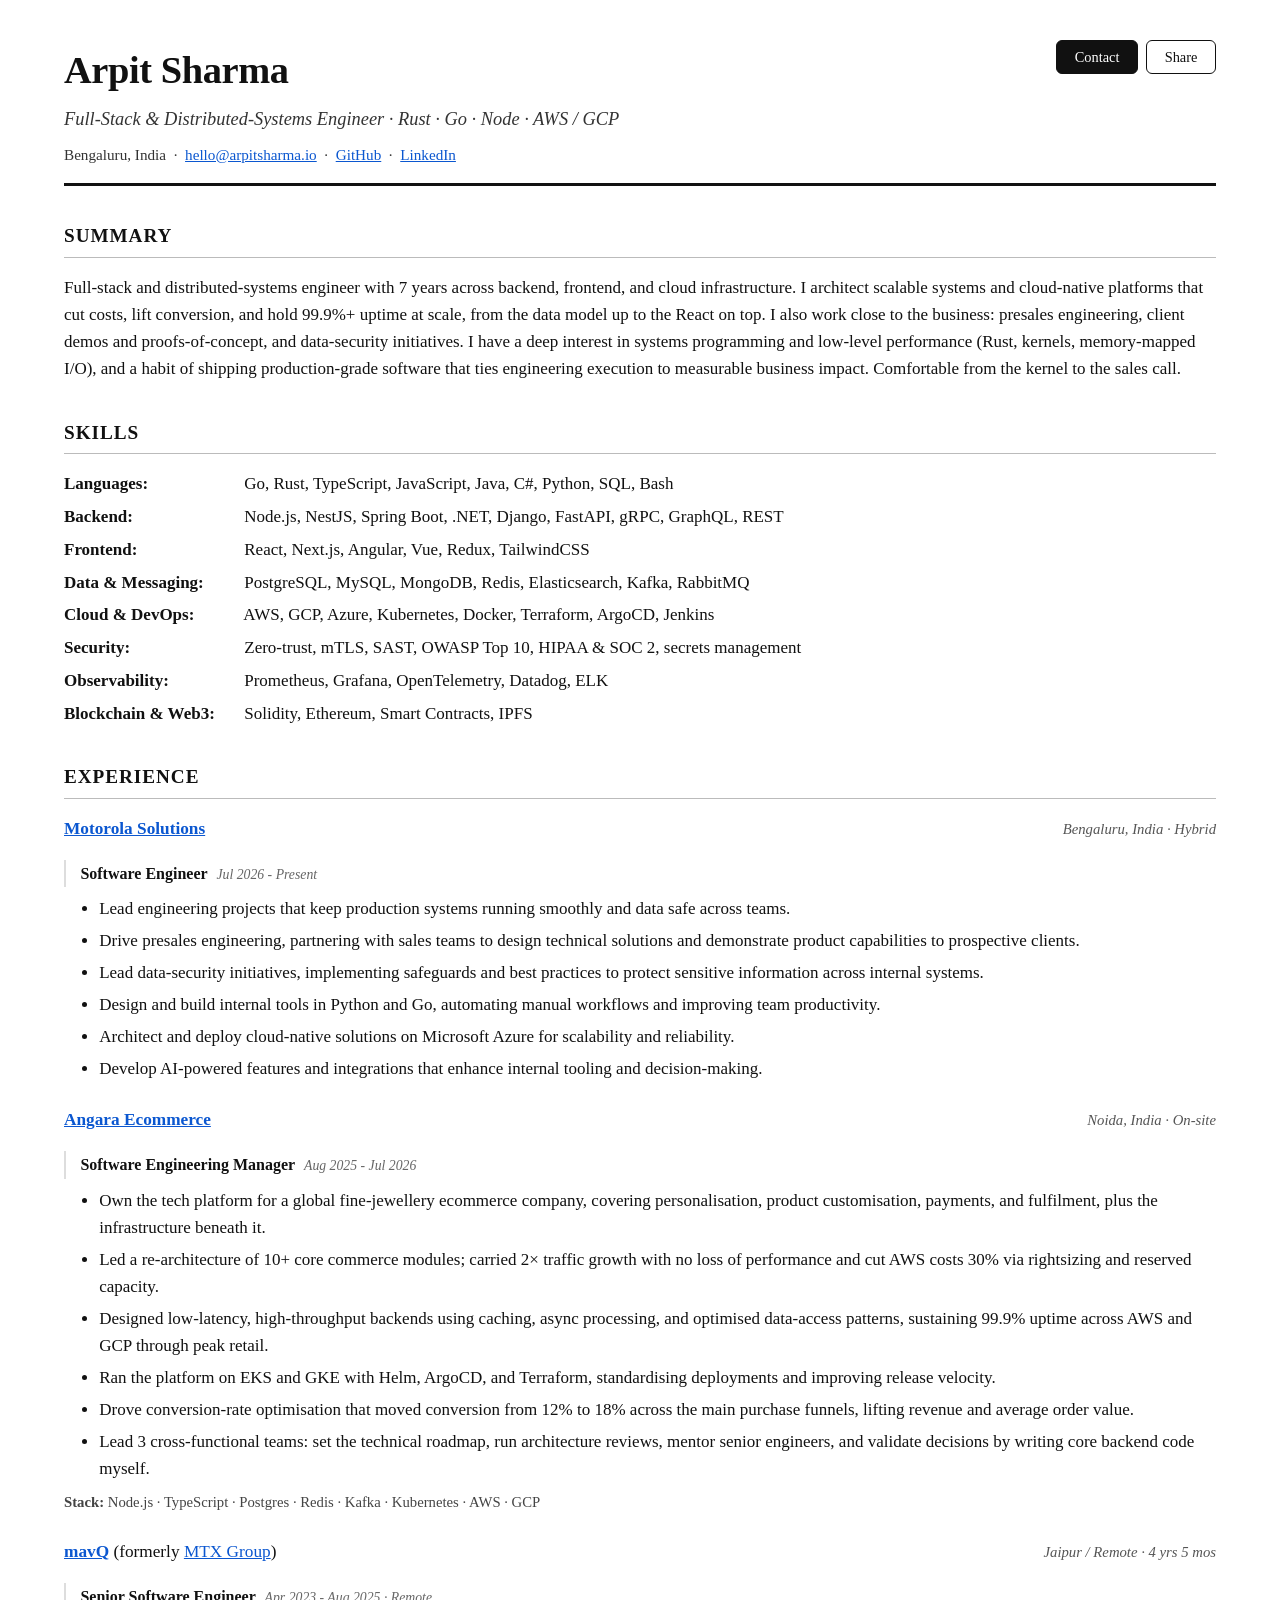
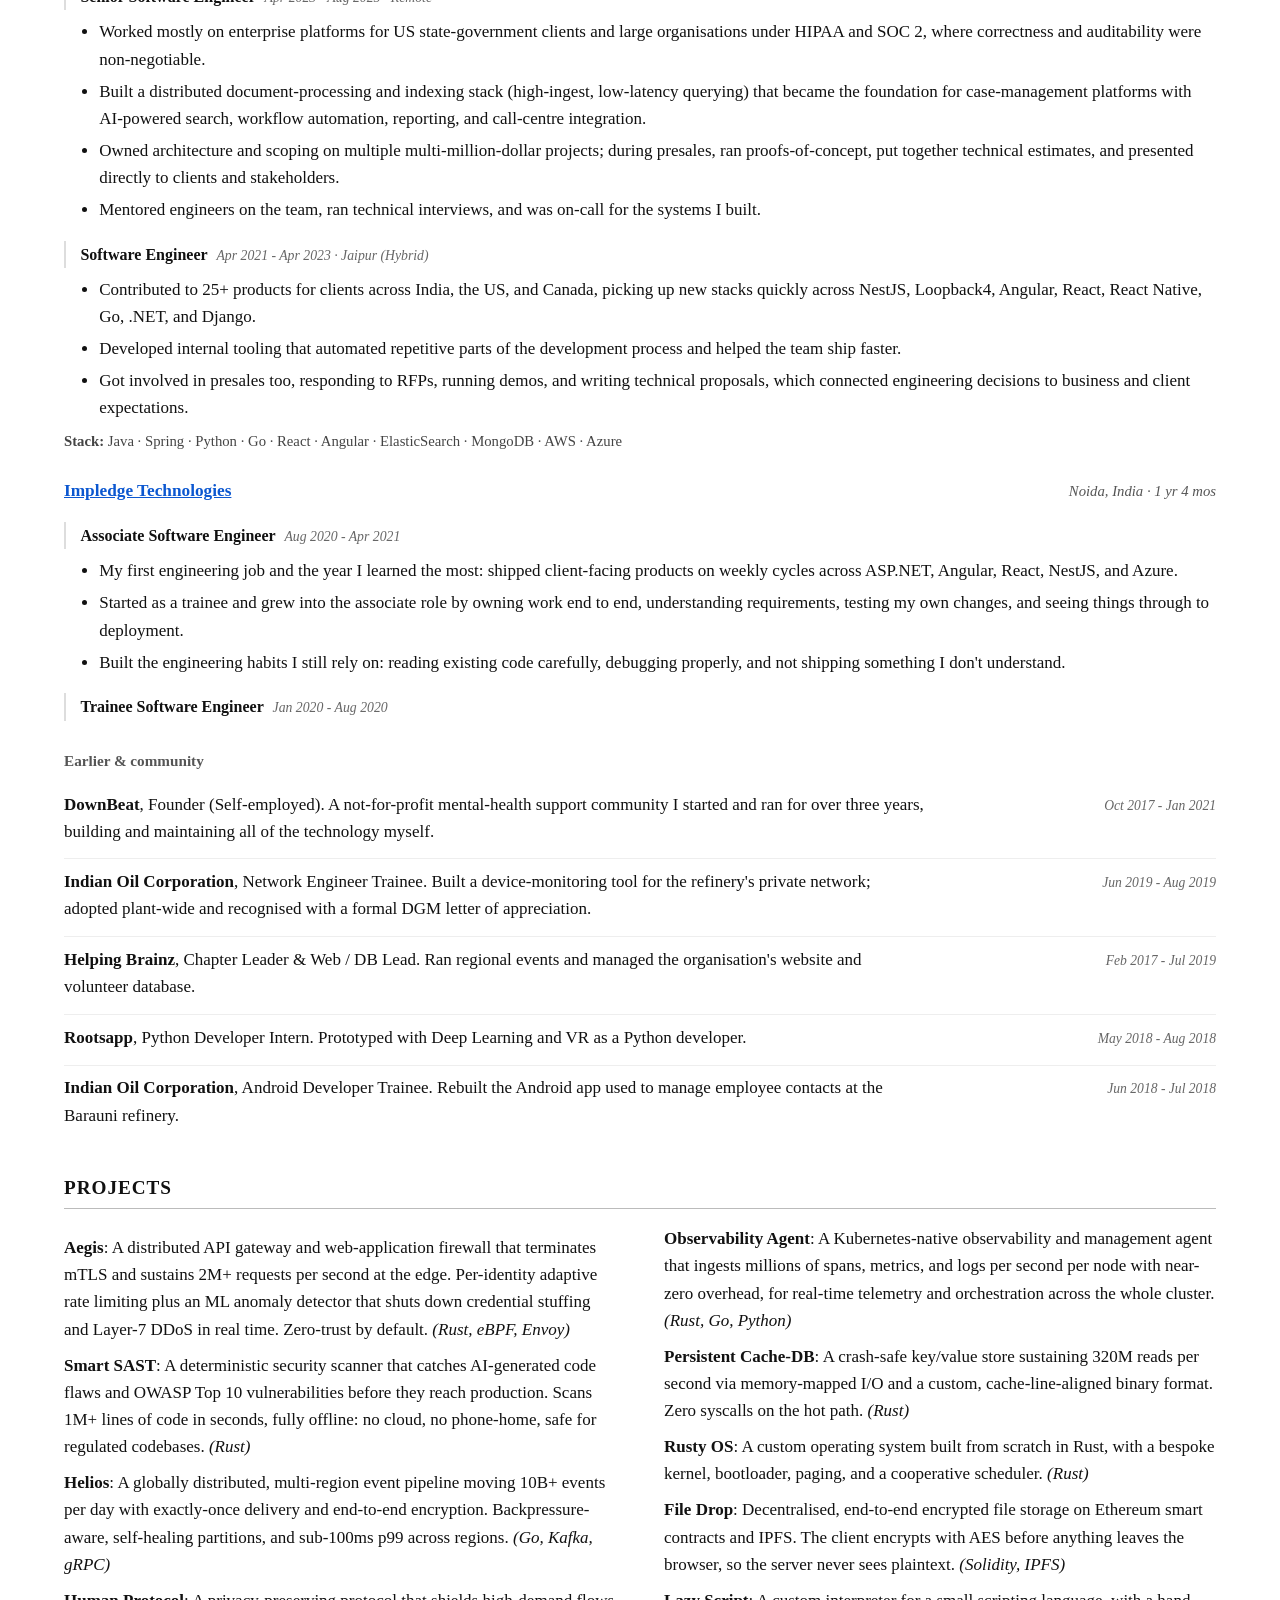
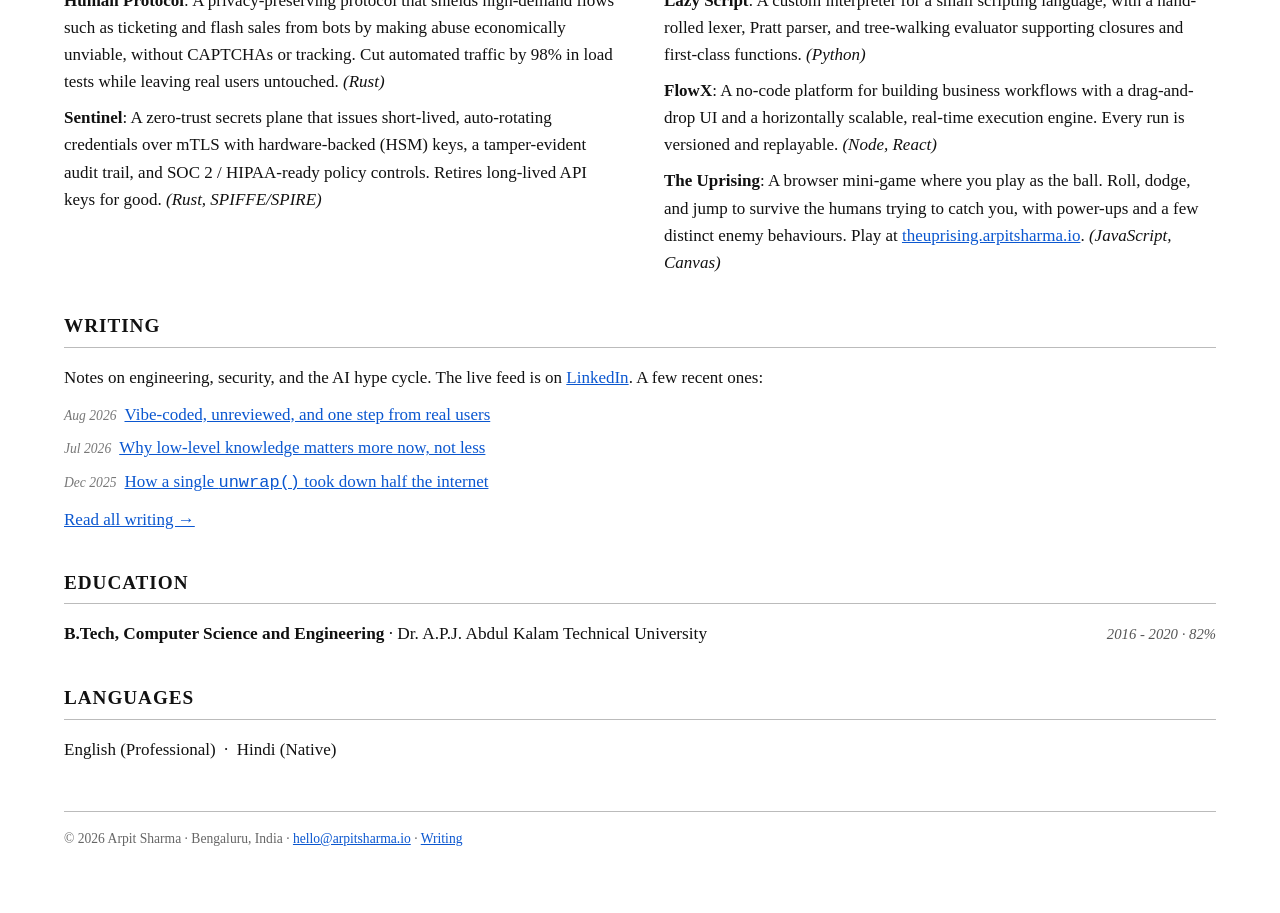
<file: index.html>
<!doctype html>
<html lang="en">
  <head>
    <meta charset="UTF-8" />
    <meta name="viewport" content="width=device-width, initial-scale=1.0" />
    <title>Arpit Sharma · Full-Stack &amp; Distributed-Systems Engineer</title>
    <meta
      name="description"
      content="Arpit Sharma. Full-stack and distributed-systems engineer at Motorola Solutions. 6+ years building scalable systems and cloud-native platforms, with presales, business, and data-security experience. Rust, Go, Node, AWS/GCP."
    />
    <link rel="icon" type="image/svg+xml" href="/favicon.svg" />
    <meta name="robots" content="index,follow" />
    <link rel="canonical" href="https://arpitsharma.io/" />
    <meta name="theme-color" content="#ffffff" />
    <meta property="og:type" content="website" />
    <meta property="og:url" content="https://arpitsharma.io/" />
    <meta property="og:title" content="Arpit Sharma · Full-Stack &amp; Distributed-Systems Engineer" />
    <meta property="og:description" content="Full-stack and distributed-systems engineer at Motorola Solutions. Scalable platforms, cloud-native infra, presales and data security." />
    <meta property="og:image" content="https://arpitsharma.io/og-image.svg" />
    <meta name="twitter:card" content="summary_large_image" />
    <meta name="twitter:title" content="Arpit Sharma · Full-Stack &amp; Distributed-Systems Engineer" />
    <meta name="twitter:description" content="Full-stack and distributed-systems engineer at Motorola Solutions. Scalable platforms, cloud-native infra, presales and data security." />

    <style>
      * { box-sizing: border-box; }
      html { -webkit-text-size-adjust: 100%; }
      body {
        margin: 0;
        background: #ffffff;
        color: #111111;
        font: 17px/1.6 Georgia, "Times New Roman", Cambria, serif;
        padding: 2.5rem clamp(1.25rem, 5vw, 5rem) 4rem;
      }

      a { color: #0b57d0; }
      a:hover { text-decoration: none; }

      header {
        display: flex; justify-content: space-between; align-items: flex-start; gap: 1.5rem;
        border-bottom: 3px solid #111; padding-bottom: 1rem; margin-bottom: 1.5rem;
      }
      header .id { min-width: 0; }
      h1 { font-size: 2.4rem; margin: 0 0 0.25rem; letter-spacing: -0.01em; }
      .tagline { font-size: 1.15rem; margin: 0 0 0.5rem; font-style: italic; color: #333; }
      .contact { font-size: 0.95rem; margin: 0; color: #333; }
      .contact a { color: #0b57d0; }

      .actions { display: flex; gap: 0.5rem; flex-wrap: wrap; flex: none; justify-content: flex-end; }
      .actions .btn {
        font: inherit; font-size: 0.9rem; cursor: pointer; text-decoration: none; white-space: nowrap;
        background: #111; color: #fff; border: 1.5px solid #111;
        border-radius: 6px; padding: 0.45rem 1.1rem; line-height: 1.25;
      }
      .actions .btn.secondary { background: #fff; color: #111; }
      .actions .btn:hover { opacity: 0.85; text-decoration: none; }

      @media (max-width: 48rem) {
        header { flex-direction: column; gap: 0.9rem; }
        .actions { width: 100%; justify-content: flex-start; }
      }

      h2 {
        font-size: 1.2rem; text-transform: uppercase; letter-spacing: 0.05em;
        border-bottom: 1px solid #bbb; padding-bottom: 0.3rem;
        margin: 2.2rem 0 1rem;
      }

      p { margin: 0.6rem 0; }

      .job { margin: 0 0 1.5rem; }
      .job-head {
        display: flex; justify-content: space-between; align-items: baseline;
        flex-wrap: wrap; gap: 0.2rem 1.5rem; margin: 0;
      }
      .job-head .title { font-size: 1.08rem; }
      .job-head .title b { font-weight: 700; }
      .job-head .dates { color: #555; font-size: 0.92rem; white-space: nowrap; font-style: italic; }
      ul { margin: 0.5rem 0 0; padding-left: 1.3rem; }
      li { margin: 0.3rem 0; }
      .stack-line { margin: 0.5rem 0 0; font-size: 0.92rem; color: #444; }
      .role { margin: 1.1rem 0 0.15rem; padding-left: 0.9rem; border-left: 2px solid #ddd; }
      .role .rtitle { font-weight: 700; font-size: 1rem; }
      .role .rdates { color: #666; font-size: 0.86rem; font-style: italic; margin-left: 0.55rem; }
      .role + ul { padding-left: 2.2rem; }
      .subhead { font-size: 0.95rem; font-weight: 700; color: #555; margin: 1.8rem 0 0.5rem; }
      .earlier { list-style: none; padding: 0; margin: 0; }
      .earlier li { display: flex; justify-content: space-between; align-items: baseline; flex-wrap: wrap; gap: 0.1rem 1.2rem; padding: 0.55rem 0; border-top: 1px solid #eee; }
      .earlier li:first-child { border-top: none; }
      .earlier .e-main { max-width: 54rem; }
      .earlier .e-dates { color: #666; font-size: 0.85rem; font-style: italic; white-space: nowrap; }

      .proj-list { list-style: none; padding: 0; margin: 0.5rem 0 0; column-gap: 3rem; }
      .proj-list li { margin: 0.55rem 0; break-inside: avoid; }
      .proj-list b { font-weight: 700; }

      .skills p { margin: 0.35rem 0; }
      .skills b { display: inline-block; min-width: 11rem; }

      .writing-list { list-style: none; padding: 0; margin: 0.5rem 0 0; }
      .writing-list li { margin: 0.4rem 0; }
      .writing-list .when { color: #777; font-size: 0.85rem; font-style: italic; margin-right: 0.5rem; }

      footer { margin-top: 3rem; border-top: 1px solid #bbb; padding-top: 1rem; font-size: 0.85rem; color: #666; }

      @media (min-width: 60rem) { .proj-list { column-count: 2; } }
      @media (max-width: 34rem) { .skills b { display: block; min-width: 0; } }

      @media print {
        .actions { display: none !important; }
        body { padding: 0.5rem 1rem; font-size: 11.5pt; color: #000; }
        a { color: #000; text-decoration: none; }
        h1 { font-size: 22pt; }
        section, .job { break-inside: avoid; }
      }
    </style>
  </head>
  <body>
    <header>
      <div class="id">
        <h1>Arpit Sharma</h1>
        <p class="tagline">Full-Stack &amp; Distributed-Systems Engineer · Rust · Go · Node · AWS / GCP</p>
        <p class="contact">
          Bengaluru, India &nbsp;·&nbsp;
          <a href="mailto:hello@arpitsharma.io">hello@arpitsharma.io</a> &nbsp;·&nbsp;
          <a href="https://github.com/OrignalLazyCoder" rel="noopener noreferrer">GitHub</a> &nbsp;·&nbsp;
          <a href="https://linkedin.com/in/lazycoderr" rel="noopener noreferrer">LinkedIn</a>
        </p>
      </div>
      <div class="actions">
        <a class="btn" href="mailto:hello@arpitsharma.io">Contact</a>
        <button id="shareBtn" type="button" class="btn secondary">Share</button>
      </div>
    </header>

    <!-- ===== SUMMARY ===== -->
    <section id="summary">
      <h2>Summary</h2>
      <p class="summary">
        Full-stack and distributed-systems engineer with 7 years across backend, frontend, and
        cloud infrastructure. I architect scalable systems and cloud-native platforms that cut
        costs, lift conversion, and hold 99.9%+ uptime at scale, from the data model up to the
        React on top. I also work close to the business: presales engineering, client demos and
        proofs-of-concept, and data-security initiatives. I have a deep interest in systems
        programming and low-level performance (Rust, kernels, memory-mapped I/O), and a habit of
        shipping production-grade software that ties engineering execution to measurable business
        impact. Comfortable from the kernel to the sales call.
      </p>
    </section>

    <!-- ===== SKILLS ===== -->
    <section id="skills" class="skills">
      <h2>Skills</h2>
      <p><b>Languages:</b> Go, Rust, TypeScript, JavaScript, Java, C#, Python, SQL, Bash</p>
      <p><b>Backend:</b> Node.js, NestJS, Spring Boot, .NET, Django, FastAPI, gRPC, GraphQL, REST</p>
      <p><b>Frontend:</b> React, Next.js, Angular, Vue, Redux, TailwindCSS</p>
      <p><b>Data &amp; Messaging:</b> PostgreSQL, MySQL, MongoDB, Redis, Elasticsearch, Kafka, RabbitMQ</p>
      <p><b>Cloud &amp; DevOps:</b> AWS, GCP, Azure, Kubernetes, Docker, Terraform, ArgoCD, Jenkins</p>
      <p><b>Security:</b> Zero-trust, mTLS, SAST, OWASP Top 10, HIPAA &amp; SOC 2, secrets management</p>
      <p><b>Observability:</b> Prometheus, Grafana, OpenTelemetry, Datadog, ELK</p>
      <p><b>Blockchain &amp; Web3:</b> Solidity, Ethereum, Smart Contracts, IPFS</p>
    </section>

    <!-- ===== EXPERIENCE ===== -->
    <section id="experience">
      <h2>Experience</h2>

      <div class="job">
        <p class="job-head">
          <span class="title"><b><a href="https://www.motorolasolutions.com/" rel="noopener noreferrer">Motorola Solutions</a></b></span>
          <span class="dates">Bengaluru, India · Hybrid</span>
        </p>
        <p class="role"><span class="rtitle">Software Engineer</span><span class="rdates">Jul 2026 - Present</span></p>
        <ul>
          <li>Lead engineering projects that keep production systems running smoothly and data safe across teams.</li>
          <li>Drive presales engineering, partnering with sales teams to design technical solutions and demonstrate product capabilities to prospective clients.</li>
          <li>Lead data-security initiatives, implementing safeguards and best practices to protect sensitive information across internal systems.</li>
          <li>Design and build internal tools in Python and Go, automating manual workflows and improving team productivity.</li>
          <li>Architect and deploy cloud-native solutions on Microsoft Azure for scalability and reliability.</li>
          <li>Develop AI-powered features and integrations that enhance internal tooling and decision-making.</li>
        </ul>
      </div>

      <div class="job">
        <p class="job-head">
          <span class="title"><b><a href="https://www.angara.com/in-en" rel="noopener noreferrer">Angara Ecommerce</a></b></span>
          <span class="dates">Noida, India · On-site</span>
        </p>
        <p class="role"><span class="rtitle">Software Engineering Manager</span><span class="rdates">Aug 2025 - Jul 2026</span></p>
        <ul>
          <li>Own the tech platform for a global fine-jewellery ecommerce company, covering personalisation, product customisation, payments, and fulfilment, plus the infrastructure beneath it.</li>
          <li>Led a re-architecture of 10+ core commerce modules; carried 2&times; traffic growth with no loss of performance and cut AWS costs 30% via rightsizing and reserved capacity.</li>
          <li>Designed low-latency, high-throughput backends using caching, async processing, and optimised data-access patterns, sustaining 99.9% uptime across AWS and GCP through peak retail.</li>
          <li>Ran the platform on EKS and GKE with Helm, ArgoCD, and Terraform, standardising deployments and improving release velocity.</li>
          <li>Drove conversion-rate optimisation that moved conversion from 12% to 18% across the main purchase funnels, lifting revenue and average order value.</li>
          <li>Lead 3 cross-functional teams: set the technical roadmap, run architecture reviews, mentor senior engineers, and validate decisions by writing core backend code myself.</li>
        </ul>
        <p class="stack-line"><b>Stack:</b> Node.js · TypeScript · Postgres · Redis · Kafka · Kubernetes · AWS · GCP</p>
      </div>

      <div class="job">
        <p class="job-head">
          <span class="title"><b><a href="https://mavq.com/" rel="noopener noreferrer">mavQ</a></b> (formerly <a href="https://www.mtxb2b.com/s/" rel="noopener noreferrer">MTX Group</a>)</span>
          <span class="dates">Jaipur / Remote · 4 yrs 5 mos</span>
        </p>
        <p class="role"><span class="rtitle">Senior Software Engineer</span><span class="rdates">Apr 2023 - Aug 2025 · Remote</span></p>
        <ul>
          <li>Worked mostly on enterprise platforms for US state-government clients and large organisations under HIPAA and SOC 2, where correctness and auditability were non-negotiable.</li>
          <li>Built a distributed document-processing and indexing stack (high-ingest, low-latency querying) that became the foundation for case-management platforms with AI-powered search, workflow automation, reporting, and call-centre integration.</li>
          <li>Owned architecture and scoping on multiple multi-million-dollar projects; during presales, ran proofs-of-concept, put together technical estimates, and presented directly to clients and stakeholders.</li>
          <li>Mentored engineers on the team, ran technical interviews, and was on-call for the systems I built.</li>
        </ul>
        <p class="role"><span class="rtitle">Software Engineer</span><span class="rdates">Apr 2021 - Apr 2023 · Jaipur (Hybrid)</span></p>
        <ul>
          <li>Contributed to 25+ products for clients across India, the US, and Canada, picking up new stacks quickly across NestJS, Loopback4, Angular, React, React Native, Go, .NET, and Django.</li>
          <li>Developed internal tooling that automated repetitive parts of the development process and helped the team ship faster.</li>
          <li>Got involved in presales too, responding to RFPs, running demos, and writing technical proposals, which connected engineering decisions to business and client expectations.</li>
        </ul>
        <p class="stack-line"><b>Stack:</b> Java · Spring · Python · Go · React · Angular · ElasticSearch · MongoDB · AWS · Azure</p>
      </div>

      <div class="job">
        <p class="job-head">
          <span class="title"><b><a href="https://www.impledge.com/" rel="noopener noreferrer">Impledge Technologies</a></b></span>
          <span class="dates">Noida, India · 1 yr 4 mos</span>
        </p>
        <p class="role"><span class="rtitle">Associate Software Engineer</span><span class="rdates">Aug 2020 - Apr 2021</span></p>
        <ul>
          <li>My first engineering job and the year I learned the most: shipped client-facing products on weekly cycles across ASP.NET, Angular, React, NestJS, and Azure.</li>
          <li>Started as a trainee and grew into the associate role by owning work end to end, understanding requirements, testing my own changes, and seeing things through to deployment.</li>
          <li>Built the engineering habits I still rely on: reading existing code carefully, debugging properly, and not shipping something I don't understand.</li>
        </ul>
        <p class="role"><span class="rtitle">Trainee Software Engineer</span><span class="rdates">Jan 2020 - Aug 2020</span></p>
      </div>

      <p class="subhead">Earlier &amp; community</p>
      <ul class="earlier">
        <li><span class="e-main"><b>DownBeat</b>, Founder (Self-employed). A not-for-profit mental-health support community I started and ran for over three years, building and maintaining all of the technology myself.</span><span class="e-dates">Oct 2017 - Jan 2021</span></li>
        <li><span class="e-main"><b>Indian Oil Corporation</b>, Network Engineer Trainee. Built a device-monitoring tool for the refinery's private network; adopted plant-wide and recognised with a formal DGM letter of appreciation.</span><span class="e-dates">Jun 2019 - Aug 2019</span></li>
        <li><span class="e-main"><b>Helping Brainz</b>, Chapter Leader &amp; Web / DB Lead. Ran regional events and managed the organisation's website and volunteer database.</span><span class="e-dates">Feb 2017 - Jul 2019</span></li>
        <li><span class="e-main"><b>Rootsapp</b>, Python Developer Intern. Prototyped with Deep Learning and VR as a Python developer.</span><span class="e-dates">May 2018 - Aug 2018</span></li>
        <li><span class="e-main"><b>Indian Oil Corporation</b>, Android Developer Trainee. Rebuilt the Android app used to manage employee contacts at the Barauni refinery.</span><span class="e-dates">Jun 2018 - Jul 2018</span></li>
      </ul>
    </section>

    <!-- ===== PROJECTS ===== -->
    <section id="projects">
      <h2>Projects</h2>
      <ul class="proj-list">
        <li><b>Aegis</b>: A distributed API gateway and web-application firewall that terminates mTLS and sustains 2M+ requests per second at the edge. Per-identity adaptive rate limiting plus an ML anomaly detector that shuts down credential stuffing and Layer-7 DDoS in real time. Zero-trust by default. <i>(Rust, eBPF, Envoy)</i></li>

        <li><b>Smart SAST</b>: A deterministic security scanner that catches AI-generated code flaws and OWASP Top 10 vulnerabilities before they reach production. Scans 1M+ lines of code in seconds, fully offline: no cloud, no phone-home, safe for regulated codebases. <i>(Rust)</i></li>

        <li><b>Helios</b>: A globally distributed, multi-region event pipeline moving 10B+ events per day with exactly-once delivery and end-to-end encryption. Backpressure-aware, self-healing partitions, and sub-100ms p99 across regions. <i>(Go, Kafka, gRPC)</i></li>

        <li><b>Human Protocol</b>: A privacy-preserving protocol that shields high-demand flows such as ticketing and flash sales from bots by making abuse economically unviable, without CAPTCHAs or tracking. Cut automated traffic by 98% in load tests while leaving real users untouched. <i>(Rust)</i></li>

        <li><b>Sentinel</b>: A zero-trust secrets plane that issues short-lived, auto-rotating credentials over mTLS with hardware-backed (HSM) keys, a tamper-evident audit trail, and SOC 2 / HIPAA-ready policy controls. Retires long-lived API keys for good. <i>(Rust, SPIFFE/SPIRE)</i></li>

        <li><b>Observability Agent</b>: A Kubernetes-native observability and management agent that ingests millions of spans, metrics, and logs per second per node with near-zero overhead, for real-time telemetry and orchestration across the whole cluster. <i>(Rust, Go, Python)</i></li>

        <li><b>Persistent Cache-DB</b>: A crash-safe key/value store sustaining 320M reads per second via memory-mapped I/O and a custom, cache-line-aligned binary format. Zero syscalls on the hot path. <i>(Rust)</i></li>

        <li><b>Rusty OS</b>: A custom operating system built from scratch in Rust, with a bespoke kernel, bootloader, paging, and a cooperative scheduler. <i>(Rust)</i></li>

        <li><b>File Drop</b>: Decentralised, end-to-end encrypted file storage on Ethereum smart contracts and IPFS. The client encrypts with AES before anything leaves the browser, so the server never sees plaintext. <i>(Solidity, IPFS)</i></li>

        <li><b>Lazy Script</b>: A custom interpreter for a small scripting language, with a hand-rolled lexer, Pratt parser, and tree-walking evaluator supporting closures and first-class functions. <i>(Python)</i></li>

        <li><b>FlowX</b>: A no-code platform for building business workflows with a drag-and-drop UI and a horizontally scalable, real-time execution engine. Every run is versioned and replayable. <i>(Node, React)</i></li>

        <li><b>The Uprising</b>: A browser mini-game where you play as the ball. Roll, dodge, and jump to survive the humans trying to catch you, with power-ups and a few distinct enemy behaviours. Play at <a href="https://theuprising.arpitsharma.io" rel="noopener noreferrer">theuprising.arpitsharma.io</a>. <i>(JavaScript, Canvas)</i></li>
      </ul>
    </section>

    <!-- ===== WRITING ===== -->
    <section id="writing">
      <h2>Writing</h2>
      <p>Notes on engineering, security, and the AI hype cycle. The live feed is on <a href="https://www.linkedin.com/in/lazycoderr/recent-activity/all/" rel="noopener noreferrer">LinkedIn</a>. A few recent ones:</p>
      <ul class="writing-list">
        <li><span class="when">Aug 2026</span><a href="writing.html">Vibe-coded, unreviewed, and one step from real users</a></li>
        <li><span class="when">Jul 2026</span><a href="writing.html">Why low-level knowledge matters more now, not less</a></li>
        <li><span class="when">Dec 2025</span><a href="writing.html">How a single <code>unwrap()</code> took down half the internet</a></li>
      </ul>
      <p><a href="writing.html">Read all writing &rarr;</a></p>
    </section>

    <!-- ===== EDUCATION ===== -->
    <section id="education">
      <h2>Education</h2>
      <p class="job-head">
        <span class="title"><b>B.Tech, Computer Science and Engineering</b> · Dr. A.P.J. Abdul Kalam Technical University</span>
        <span class="dates">2016 - 2020 · 82%</span>
      </p>
    </section>

    <!-- ===== LANGUAGES ===== -->
    <section id="languages">
      <h2>Languages</h2>
      <p>English (Professional) &nbsp;·&nbsp; Hindi (Native)</p>
    </section>

    <footer>© 2026 Arpit Sharma · Bengaluru, India · <a href="mailto:hello@arpitsharma.io">hello@arpitsharma.io</a> · <a href="writing.html">Writing</a></footer>

    <script>
      (function () {
        var shareBtn = document.getElementById("shareBtn");
        shareBtn.addEventListener("click", async function () {
          var url = location.href;
          var data = { title: "Arpit Sharma", text: "Arpit Sharma, Full-Stack & Distributed-Systems Engineer", url: url };
          if (navigator.share) {
            try { await navigator.share(data); } catch (e) {}
          } else if (navigator.clipboard) {
            try {
              await navigator.clipboard.writeText(url);
              var t = shareBtn.textContent;
              shareBtn.textContent = "Link copied";
              setTimeout(function () { shareBtn.textContent = t; }, 1500);
            } catch (e) {}
          }
        });
      })();
    </script>

    <script type="application/ld+json">
      {
        "@context": "https://schema.org",
        "@type": "Person",
        "name": "Arpit Sharma",
        "url": "https://arpitsharma.io/",
        "jobTitle": "Software Engineer",
        "worksFor": { "@type": "Organization", "name": "Motorola Solutions", "url": "https://www.motorolasolutions.com/" },
        "alumniOf": { "@type": "CollegeOrUniversity", "name": "Dr. A.P.J. Abdul Kalam Technical University" },
        "address": { "@type": "PostalAddress", "addressLocality": "Bengaluru", "addressCountry": "India" },
        "sameAs": ["https://linkedin.com/in/lazycoderr", "https://github.com/OrignalLazyCoder"],
        "email": "mailto:hello@arpitsharma.io"
      }
    </script>
  </body>
</html>
</file>
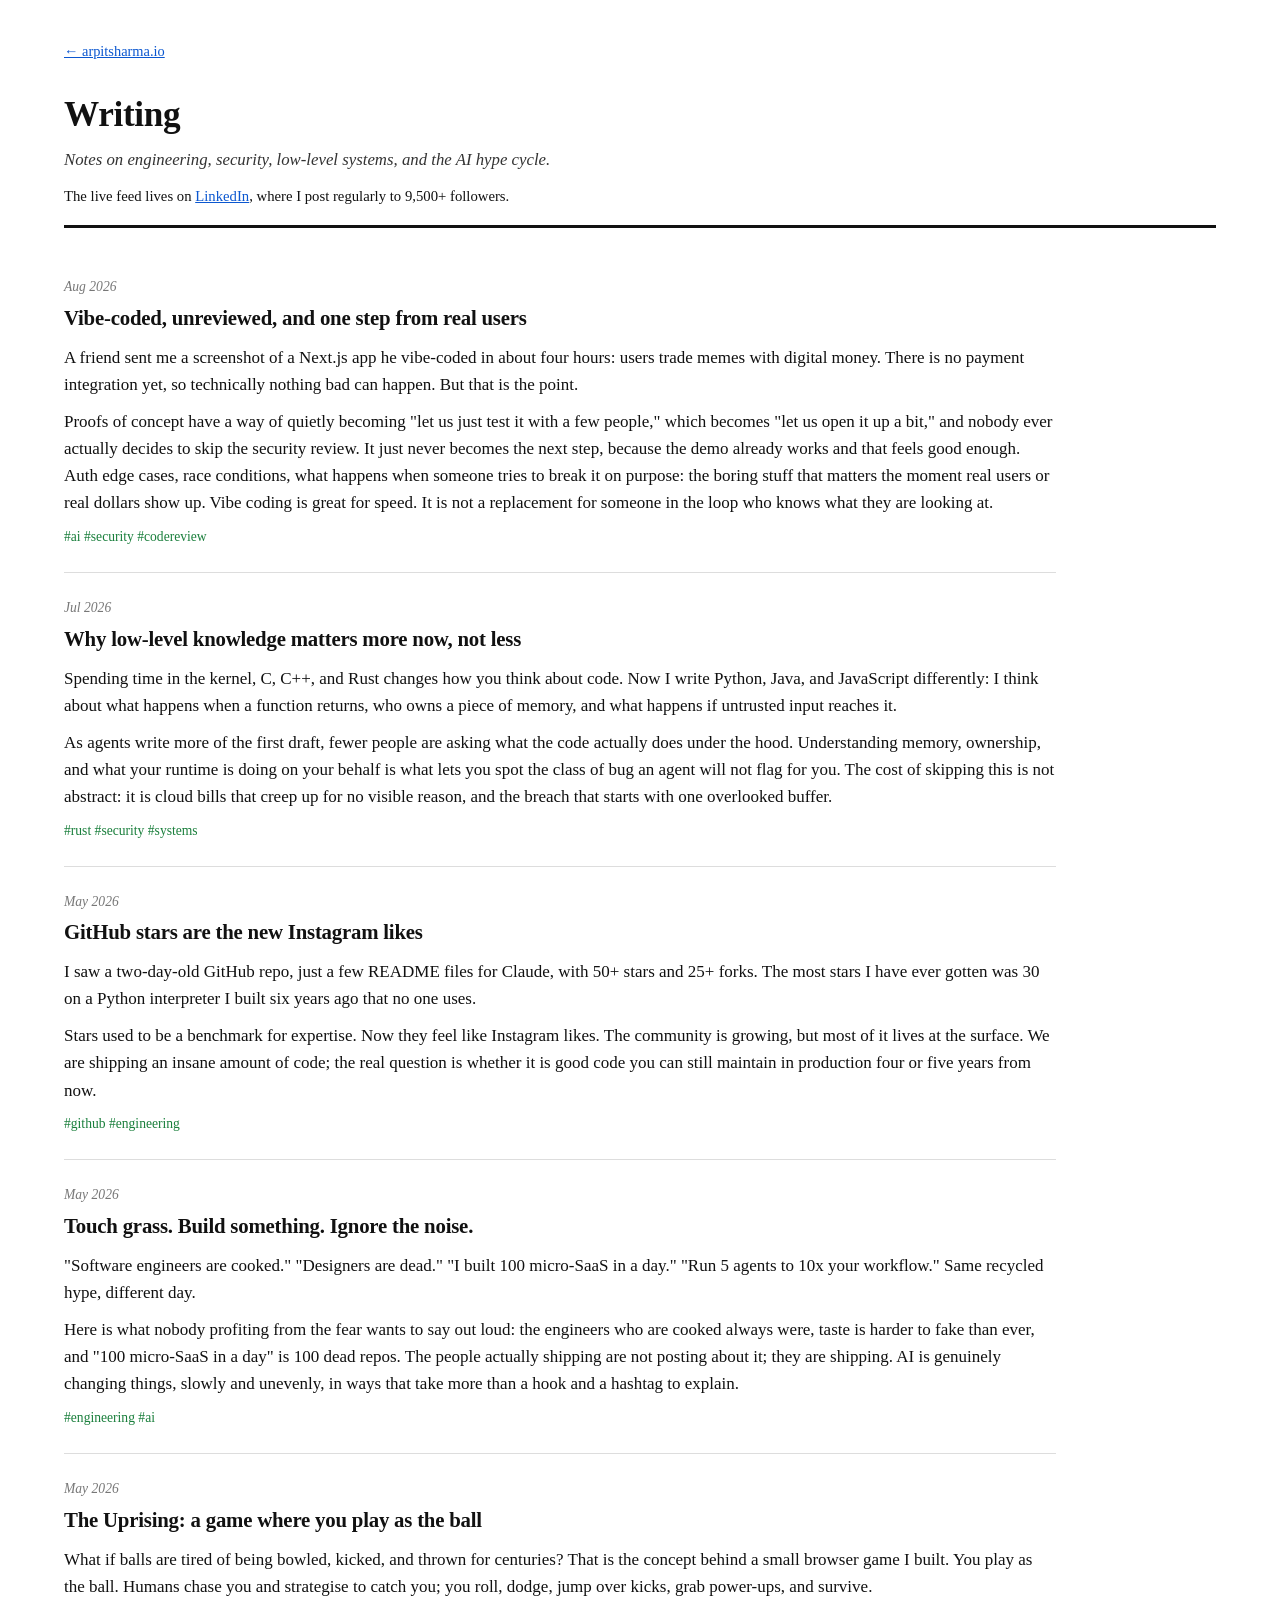
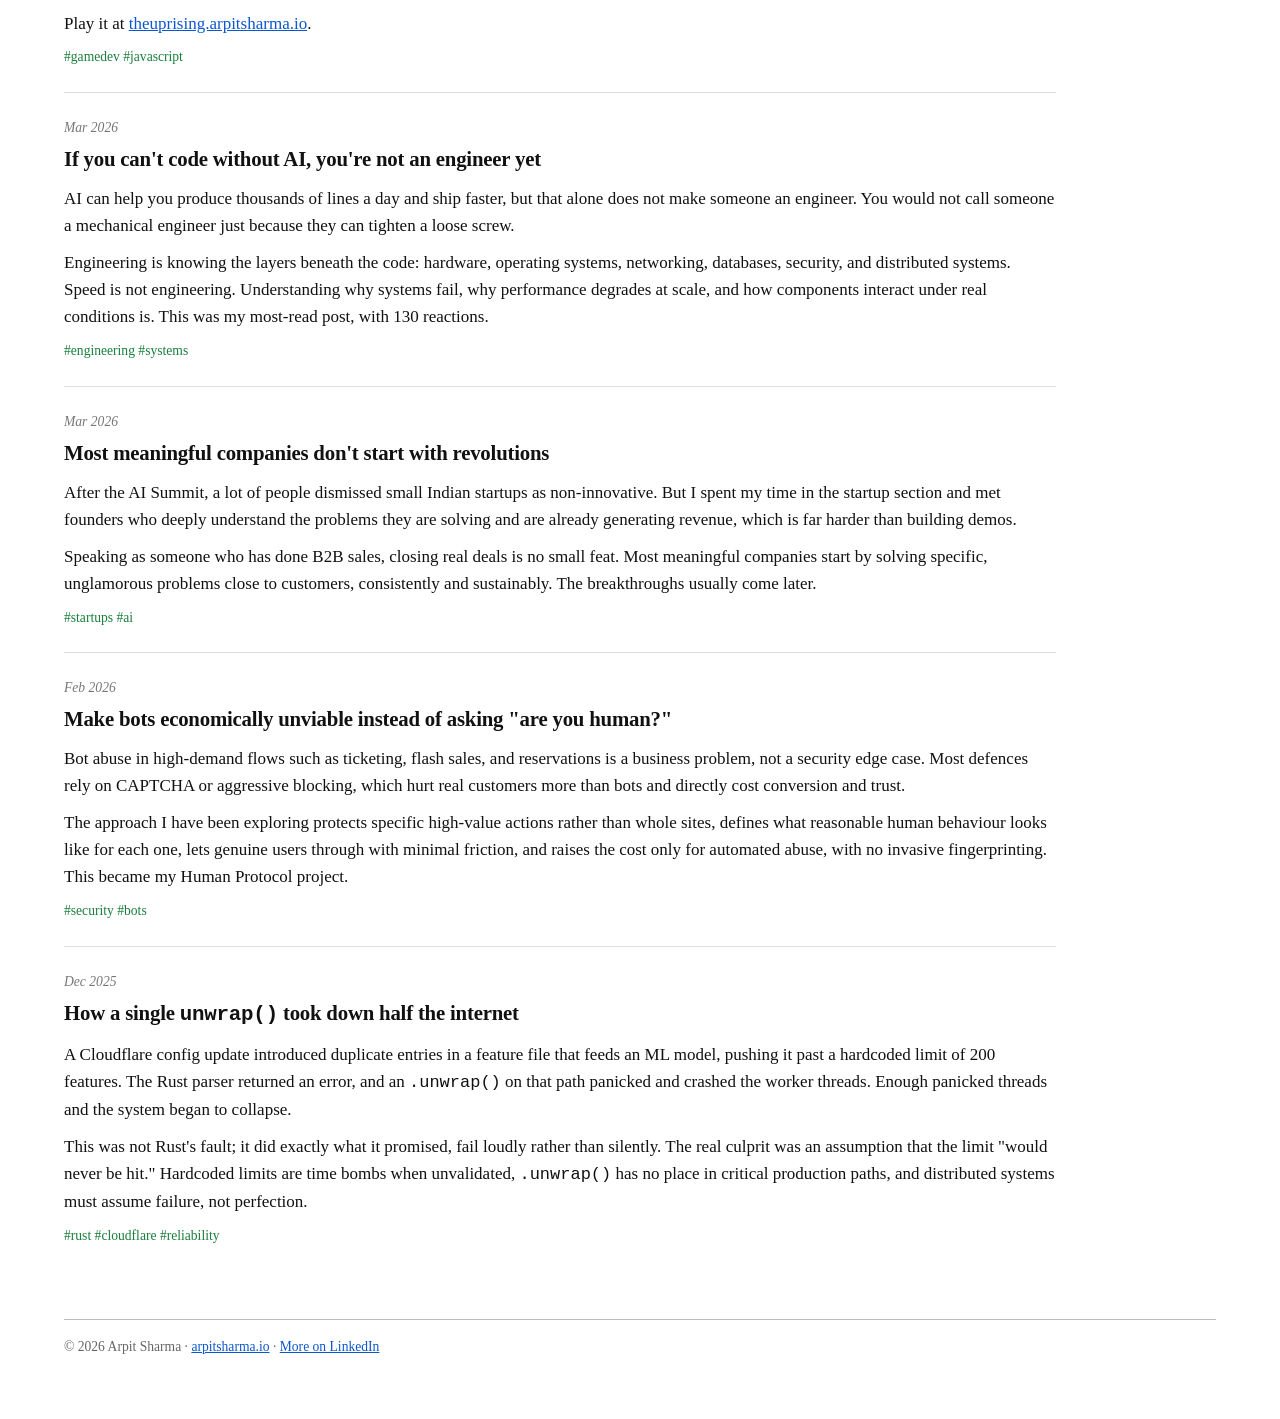
<file: writing.html>
<!doctype html>
<html lang="en">
  <head>
    <meta charset="UTF-8" />
    <meta name="viewport" content="width=device-width, initial-scale=1.0" />
    <title>Writing · Arpit Sharma</title>
    <meta name="description" content="Notes on engineering, security, low-level systems, and the AI hype cycle, by Arpit Sharma." />
    <link rel="icon" type="image/svg+xml" href="/favicon.svg" />
    <meta name="robots" content="index,follow" />
    <link rel="canonical" href="https://arpitsharma.io/writing.html" />
    <meta name="theme-color" content="#ffffff" />
    <meta property="og:type" content="website" />
    <meta property="og:url" content="https://arpitsharma.io/writing.html" />
    <meta property="og:title" content="Writing · Arpit Sharma" />
    <meta property="og:description" content="Notes on engineering, security, low-level systems, and the AI hype cycle." />
    <meta property="og:image" content="https://arpitsharma.io/og-image.svg" />

    <style>
      * { box-sizing: border-box; }
      html { -webkit-text-size-adjust: 100%; }
      body {
        margin: 0;
        background: #ffffff;
        color: #111111;
        font: 17px/1.6 Georgia, "Times New Roman", Cambria, serif;
        padding: 2.5rem clamp(1.25rem, 5vw, 5rem) 4rem;
      }
      a { color: #0b57d0; }
      a:hover { text-decoration: none; }

      .back { font-size: 0.9rem; margin: 0 0 1.5rem; }

      header { border-bottom: 3px solid #111; padding-bottom: 1rem; margin-bottom: 1.5rem; }
      h1 { font-size: 2.2rem; margin: 0 0 0.25rem; letter-spacing: -0.01em; }
      .sub { font-size: 1.05rem; margin: 0; color: #333; font-style: italic; }
      .follow { font-size: 0.92rem; margin: 0.7rem 0 0; }

      article { max-width: 62rem; padding: 1.5rem 0; border-bottom: 1px solid #ddd; }
      article:last-of-type { border-bottom: none; }
      .when { color: #777; font-size: 0.85rem; font-style: italic; margin: 0 0 0.2rem; }
      h2 { font-size: 1.3rem; margin: 0 0 0.5rem; letter-spacing: -0.01em; }
      article p { margin: 0.6rem 0; }
      .tags { font-size: 0.85rem; color: #1a7f3c; margin: 0.6rem 0 0; }

      footer { margin-top: 3rem; border-top: 1px solid #bbb; padding-top: 1rem; font-size: 0.85rem; color: #666; }
    </style>
  </head>
  <body>
    <p class="back"><a href="index.html">&larr; arpitsharma.io</a></p>

    <header>
      <h1>Writing</h1>
      <p class="sub">Notes on engineering, security, low-level systems, and the AI hype cycle.</p>
      <p class="follow">The live feed lives on <a href="https://www.linkedin.com/in/lazycoderr/recent-activity/all/" rel="noopener noreferrer">LinkedIn</a>, where I post regularly to 9,500+ followers.</p>
    </header>

    <article>
      <p class="when">Aug 2026</p>
      <h2>Vibe-coded, unreviewed, and one step from real users</h2>
      <p>A friend sent me a screenshot of a Next.js app he vibe-coded in about four hours: users trade memes with digital money. There is no payment integration yet, so technically nothing bad can happen. But that is the point.</p>
      <p>Proofs of concept have a way of quietly becoming "let us just test it with a few people," which becomes "let us open it up a bit," and nobody ever actually decides to skip the security review. It just never becomes the next step, because the demo already works and that feels good enough. Auth edge cases, race conditions, what happens when someone tries to break it on purpose: the boring stuff that matters the moment real users or real dollars show up. Vibe coding is great for speed. It is not a replacement for someone in the loop who knows what they are looking at.</p>
      <p class="tags">#ai #security #codereview</p>
    </article>

    <article>
      <p class="when">Jul 2026</p>
      <h2>Why low-level knowledge matters more now, not less</h2>
      <p>Spending time in the kernel, C, C++, and Rust changes how you think about code. Now I write Python, Java, and JavaScript differently: I think about what happens when a function returns, who owns a piece of memory, and what happens if untrusted input reaches it.</p>
      <p>As agents write more of the first draft, fewer people are asking what the code actually does under the hood. Understanding memory, ownership, and what your runtime is doing on your behalf is what lets you spot the class of bug an agent will not flag for you. The cost of skipping this is not abstract: it is cloud bills that creep up for no visible reason, and the breach that starts with one overlooked buffer.</p>
      <p class="tags">#rust #security #systems</p>
    </article>

    <article>
      <p class="when">May 2026</p>
      <h2>GitHub stars are the new Instagram likes</h2>
      <p>I saw a two-day-old GitHub repo, just a few README files for Claude, with 50+ stars and 25+ forks. The most stars I have ever gotten was 30 on a Python interpreter I built six years ago that no one uses.</p>
      <p>Stars used to be a benchmark for expertise. Now they feel like Instagram likes. The community is growing, but most of it lives at the surface. We are shipping an insane amount of code; the real question is whether it is good code you can still maintain in production four or five years from now.</p>
      <p class="tags">#github #engineering</p>
    </article>

    <article>
      <p class="when">May 2026</p>
      <h2>Touch grass. Build something. Ignore the noise.</h2>
      <p>"Software engineers are cooked." "Designers are dead." "I built 100 micro-SaaS in a day." "Run 5 agents to 10x your workflow." Same recycled hype, different day.</p>
      <p>Here is what nobody profiting from the fear wants to say out loud: the engineers who are cooked always were, taste is harder to fake than ever, and "100 micro-SaaS in a day" is 100 dead repos. The people actually shipping are not posting about it; they are shipping. AI is genuinely changing things, slowly and unevenly, in ways that take more than a hook and a hashtag to explain.</p>
      <p class="tags">#engineering #ai</p>
    </article>

    <article>
      <p class="when">May 2026</p>
      <h2>The Uprising: a game where you play as the ball</h2>
      <p>What if balls are tired of being bowled, kicked, and thrown for centuries? That is the concept behind a small browser game I built. You play as the ball. Humans chase you and strategise to catch you; you roll, dodge, jump over kicks, grab power-ups, and survive.</p>
      <p>Play it at <a href="https://theuprising.arpitsharma.io" rel="noopener noreferrer">theuprising.arpitsharma.io</a>.</p>
      <p class="tags">#gamedev #javascript</p>
    </article>

    <article>
      <p class="when">Mar 2026</p>
      <h2>If you can't code without AI, you're not an engineer yet</h2>
      <p>AI can help you produce thousands of lines a day and ship faster, but that alone does not make someone an engineer. You would not call someone a mechanical engineer just because they can tighten a loose screw.</p>
      <p>Engineering is knowing the layers beneath the code: hardware, operating systems, networking, databases, security, and distributed systems. Speed is not engineering. Understanding why systems fail, why performance degrades at scale, and how components interact under real conditions is. This was my most-read post, with 130 reactions.</p>
      <p class="tags">#engineering #systems</p>
    </article>

    <article>
      <p class="when">Mar 2026</p>
      <h2>Most meaningful companies don't start with revolutions</h2>
      <p>After the AI Summit, a lot of people dismissed small Indian startups as non-innovative. But I spent my time in the startup section and met founders who deeply understand the problems they are solving and are already generating revenue, which is far harder than building demos.</p>
      <p>Speaking as someone who has done B2B sales, closing real deals is no small feat. Most meaningful companies start by solving specific, unglamorous problems close to customers, consistently and sustainably. The breakthroughs usually come later.</p>
      <p class="tags">#startups #ai</p>
    </article>

    <article>
      <p class="when">Feb 2026</p>
      <h2>Make bots economically unviable instead of asking "are you human?"</h2>
      <p>Bot abuse in high-demand flows such as ticketing, flash sales, and reservations is a business problem, not a security edge case. Most defences rely on CAPTCHA or aggressive blocking, which hurt real customers more than bots and directly cost conversion and trust.</p>
      <p>The approach I have been exploring protects specific high-value actions rather than whole sites, defines what reasonable human behaviour looks like for each one, lets genuine users through with minimal friction, and raises the cost only for automated abuse, with no invasive fingerprinting. This became my Human Protocol project.</p>
      <p class="tags">#security #bots</p>
    </article>

    <article>
      <p class="when">Dec 2025</p>
      <h2>How a single <code>unwrap()</code> took down half the internet</h2>
      <p>A Cloudflare config update introduced duplicate entries in a feature file that feeds an ML model, pushing it past a hardcoded limit of 200 features. The Rust parser returned an error, and an <code>.unwrap()</code> on that path panicked and crashed the worker threads. Enough panicked threads and the system began to collapse.</p>
      <p>This was not Rust's fault; it did exactly what it promised, fail loudly rather than silently. The real culprit was an assumption that the limit "would never be hit." Hardcoded limits are time bombs when unvalidated, <code>.unwrap()</code> has no place in critical production paths, and distributed systems must assume failure, not perfection.</p>
      <p class="tags">#rust #cloudflare #reliability</p>
    </article>

    <footer>
      © 2026 Arpit Sharma · <a href="index.html">arpitsharma.io</a> · <a href="https://www.linkedin.com/in/lazycoderr/recent-activity/all/" rel="noopener noreferrer">More on LinkedIn</a>
    </footer>
  </body>
</html>
</file>
